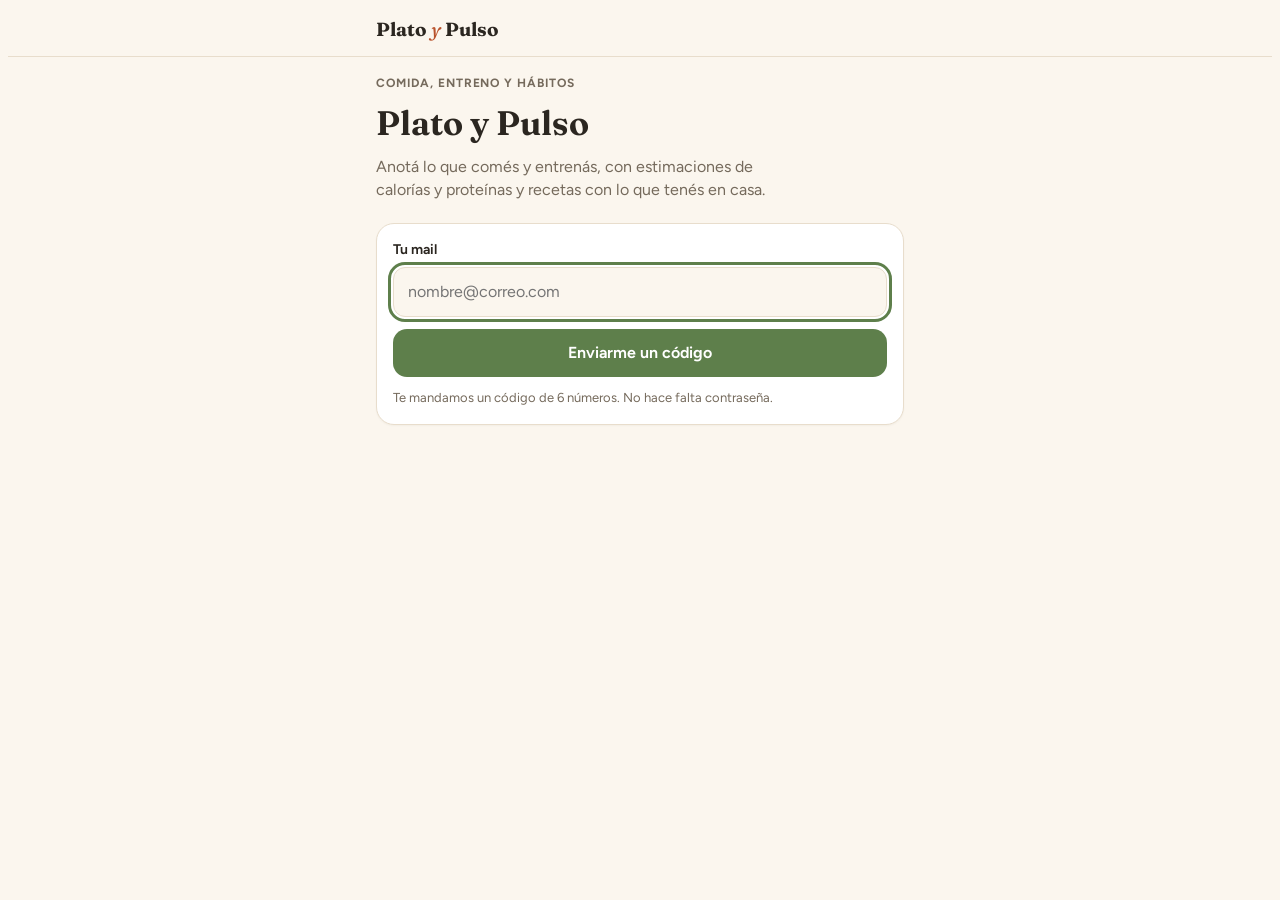
<file: web/index.html>
<!doctype html>
<html lang="es-UY">
<head>
<meta charset="utf-8">
<meta name="viewport" content="width=device-width,initial-scale=1,viewport-fit=cover">
<title>Plato y Pulso</title>
<meta name="description" content="Seguimiento de comidas, entrenamiento y hábitos, con estimaciones y recetas con IA.">
<meta name="theme-color" content="#FBF6EE" media="(prefers-color-scheme: light)">
<meta name="theme-color" content="#17140F" media="(prefers-color-scheme: dark)">
<meta name="apple-mobile-web-app-capable" content="yes">
<meta name="apple-mobile-web-app-title" content="Plato y Pulso">
<link rel="manifest" href="manifest.webmanifest">
<link rel="icon" href="icons/icono.svg" type="image/svg+xml">
<link rel="apple-touch-icon" href="icons/apple-touch-icon.png">
<link rel="preconnect" href="https://fonts.googleapis.com">
<link rel="preconnect" href="https://fonts.gstatic.com" crossorigin>
<link rel="stylesheet" href="https://fonts.googleapis.com/css2?family=Fraunces:opsz,wght@9..144,500..700&family=Figtree:wght@400;500;600;700&display=swap">
<link rel="stylesheet" href="styles.css">
</head>
<body>

<header class="top">
  <div class="in">
    <div class="brand"><span class="logo" id="logo">Plato <i>y</i> Pulso</span><span class="rt"><span class="sync" id="sync">Cargando…</span><button class="gear" data-a="ajustes" aria-label="Ajustes"><svg viewBox="0 0 24 24" aria-hidden="true"><circle cx="12" cy="12" r="3"/><path d="M19.4 15a1.7 1.7 0 00.3 1.8l.1.1a2 2 0 11-2.8 2.8l-.1-.1a1.7 1.7 0 00-1.8-.3 1.7 1.7 0 00-1 1.5V21a2 2 0 11-4 0v-.1a1.7 1.7 0 00-1.1-1.5 1.7 1.7 0 00-1.8.3l-.1.1a2 2 0 11-2.8-2.8l.1-.1a1.7 1.7 0 00.3-1.8 1.7 1.7 0 00-1.5-1H3a2 2 0 110-4h.1a1.7 1.7 0 001.5-1.1 1.7 1.7 0 00-.3-1.8l-.1-.1a2 2 0 112.8-2.8l.1.1a1.7 1.7 0 001.8.3H9a1.7 1.7 0 001-1.5V3a2 2 0 114 0v.1a1.7 1.7 0 001 1.5 1.7 1.7 0 001.8-.3l.1-.1a2 2 0 112.8 2.8l-.1.1a1.7 1.7 0 00-.3 1.8V9a1.7 1.7 0 001.5 1H21a2 2 0 110 4h-.1a1.7 1.7 0 00-1.5 1z"/></svg></button></span></div>
    <div class="who" id="who" hidden></div>
  </div>
</header>

<main id="app"></main>

<nav class="tabs" aria-label="Secciones">
  <div class="in" id="tabs"></div>
</nav>

<div id="sheet" hidden><div id="sheetPanel" role="dialog" aria-modal="true"></div></div>
<div class="toast" id="toast" hidden></div>


<noscript><p style="padding:16px">Esta app necesita JavaScript.</p></noscript>
<script src="vendor/supabase.js"></script>
<script src="config.js"></script>
<script src="backend.js"></script>
<script src="app.js"></script>
</body>
</html>
</file>
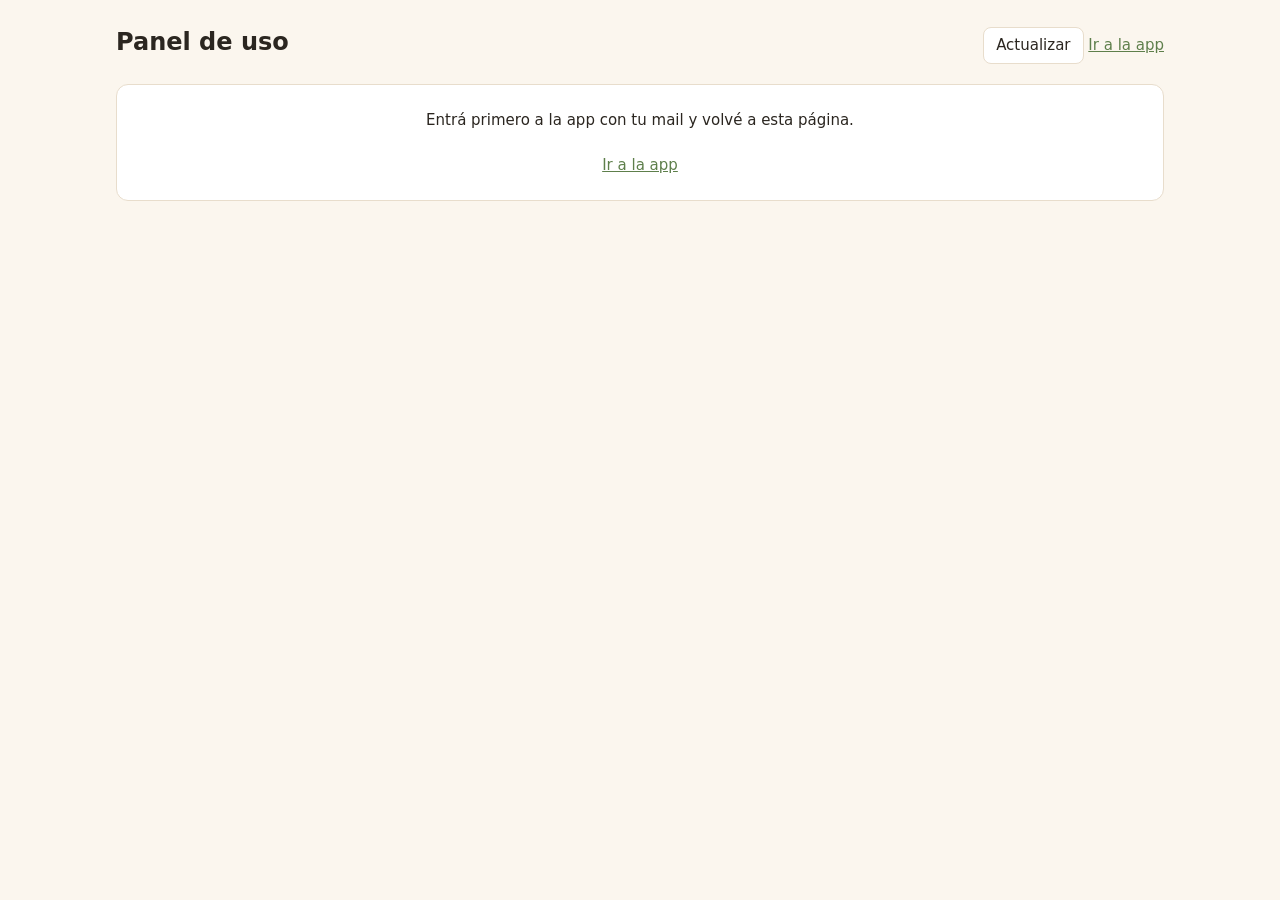
<file: web/panel.html>
<!doctype html>
<html lang="es-UY">
<head>
<meta charset="utf-8">
<meta name="viewport" content="width=device-width, initial-scale=1">
<meta name="robots" content="noindex">
<title>Panel de uso · Plato y Pulso</title>
<style>
  :root{--bg:#FBF6EE;--card:#FFFFFF;--fg:#2B2620;--muted:#756A5C;--line:#E8DDCC;--accent:#5E7F4B;--accent2:#B9532C}
  @media (prefers-color-scheme:dark){:root{--bg:#17140F;--card:#221E18;--fg:#F1EADF;--muted:#B3A795;--line:#3A332A;--accent:#A3C48A;--accent2:#F09A74}}
  *{box-sizing:border-box}
  body{margin:0;background:var(--bg);color:var(--fg);font:15px/1.5 system-ui,-apple-system,"Segoe UI",sans-serif}
  main{max-width:1080px;margin:0 auto;padding:24px 16px 64px}
  h1{font-size:24px;margin:0}
  h2{font-size:16px;margin:0 0 12px}
  .top{display:flex;justify-content:space-between;align-items:baseline;gap:12px;flex-wrap:wrap;margin-bottom:20px}
  .muted{color:var(--muted);font-size:13px}
  .grid{display:grid;grid-template-columns:repeat(2,minmax(0,1fr));gap:10px;margin-bottom:12px}
  @media (min-width:720px){.grid{grid-template-columns:repeat(4,minmax(0,1fr))}}
  .card{background:var(--card);border:1px solid var(--line);border-radius:12px;padding:14px 16px}
  .kpi b{display:block;font-size:26px;line-height:1.1;font-variant-numeric:tabular-nums}
  .two{display:grid;grid-template-columns:repeat(auto-fit,minmax(min(320px,100%),1fr));gap:12px;margin-bottom:12px}
  .bars{display:flex;align-items:flex-end;gap:3px;height:140px;padding-top:8px}
  .bars div{flex:1;background:var(--accent);border-radius:3px 3px 0 0;min-height:2px;position:relative}
  .bars div:hover::after{content:attr(data-t);position:absolute;bottom:100%;left:50%;transform:translateX(-50%);background:var(--fg);color:var(--bg);font-size:12px;padding:2px 6px;border-radius:4px;white-space:nowrap}
  .eje{display:flex;justify-content:space-between;font-size:12px;color:var(--muted);margin-top:4px}
  table{border-collapse:collapse;width:100%;font-size:14px}
  th,td{text-align:left;padding:8px 6px;border-top:1px solid var(--line);white-space:nowrap}
  th{color:var(--muted);font-weight:600;font-size:12px}
  td.n{text-align:right;font-variant-numeric:tabular-nums}
  .scroll{overflow-x:auto}
  .fila{display:flex;justify-content:space-between;padding:6px 0;border-top:1px solid var(--line)}
  .fila:first-of-type{border-top:0}
  .aviso{padding:24px;text-align:center}
  a{color:var(--accent)}
  button{font:inherit;padding:6px 12px;border-radius:8px;border:1px solid var(--line);background:var(--card);color:var(--fg);cursor:pointer}
</style>
</head>
<body>
<main>
  <div class="top">
    <div><h1>Panel de uso</h1><span class="muted" id="gen">Cargando…</span></div>
    <div><button id="recargar" type="button">Actualizar</button> <a href="./">Ir a la app</a></div>
  </div>
  <div id="contenido"></div>
</main>
<script src="vendor/supabase.js"></script>
<script src="config.js"></script>
<script src="panel.js"></script>
</body>
</html>
</file>
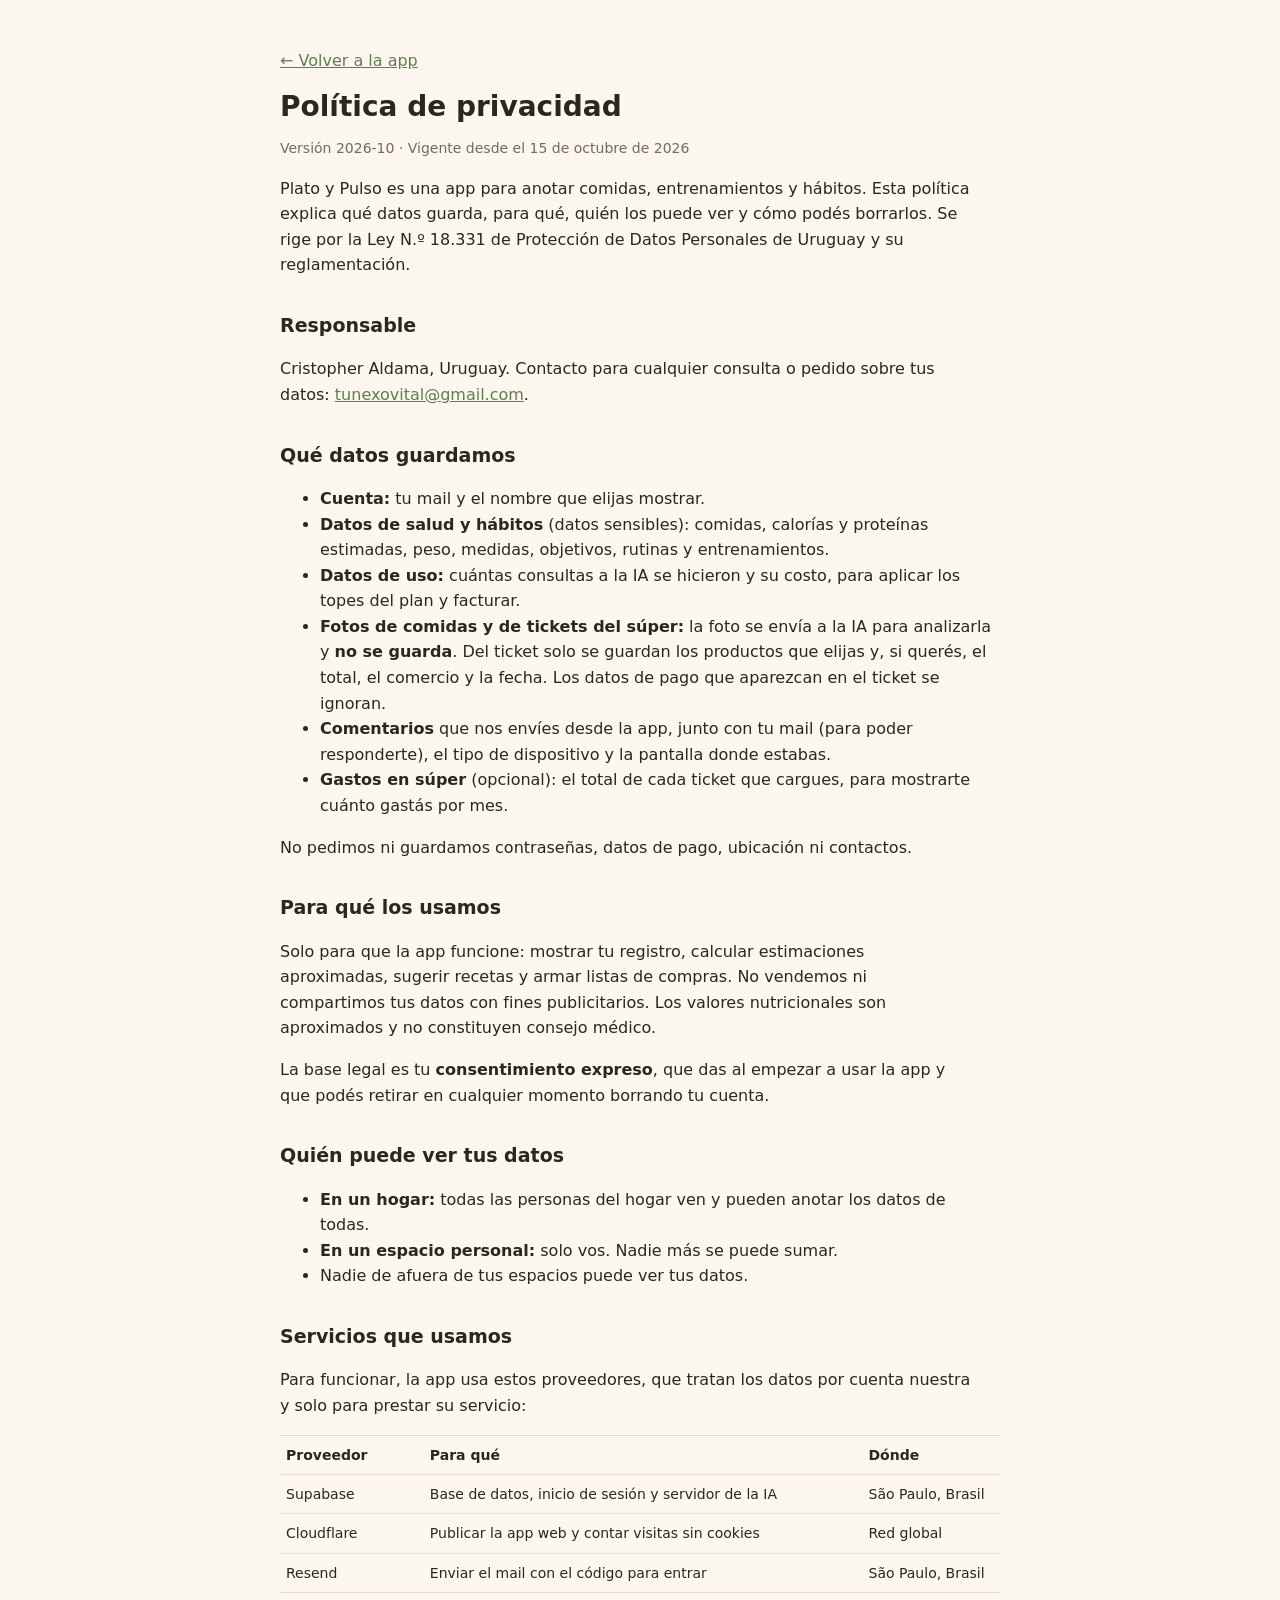
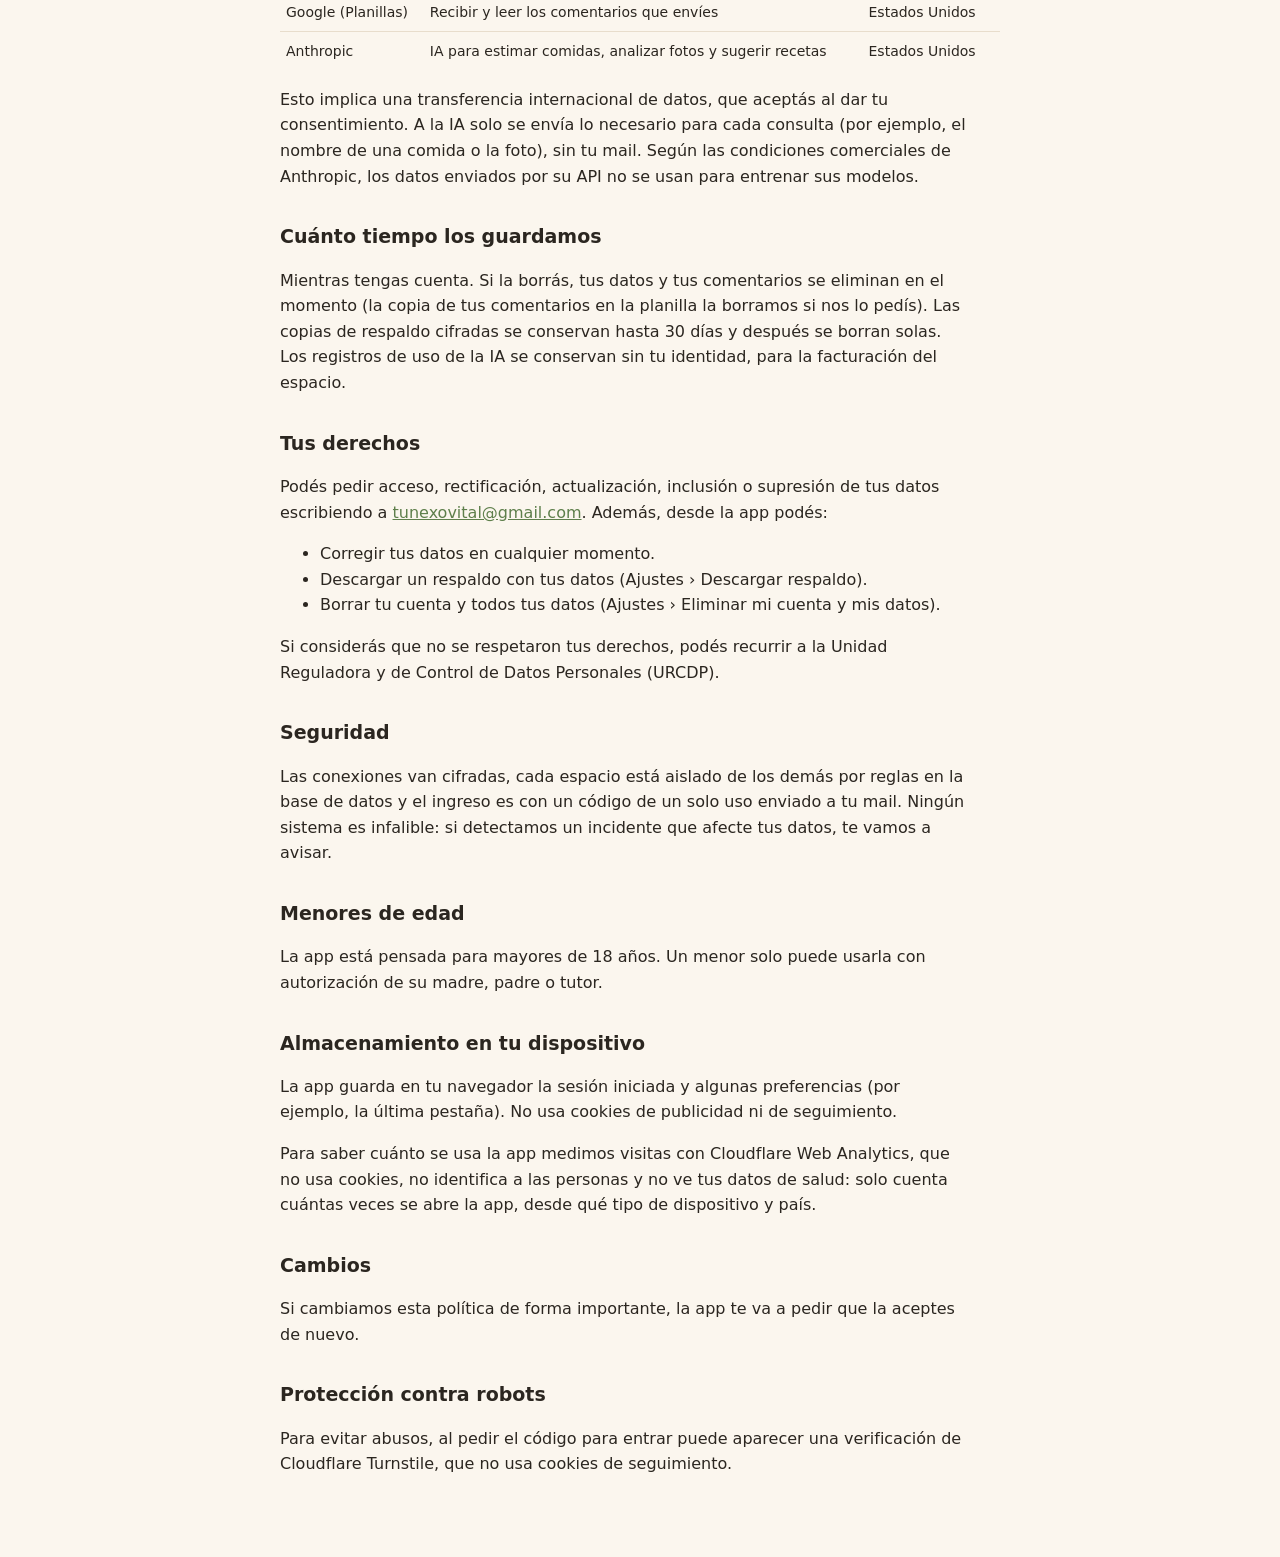
<file: web/privacidad.html>
<!doctype html>
<html lang="es-UY">
<head>
<meta charset="utf-8">
<meta name="viewport" content="width=device-width, initial-scale=1">
<title>Política de privacidad · Plato y Pulso</title>
<style>
  :root{--bg:#FBF6EE;--fg:#2B2620;--muted:#756A5C;--line:#E8DDCC;--accent:#5E7F4B}
  @media (prefers-color-scheme:dark){:root{--bg:#17140F;--fg:#F1EADF;--muted:#B3A795;--line:#3A332A;--accent:#A3C48A}}
  body{margin:0;background:var(--bg);color:var(--fg);font:16px/1.6 system-ui,-apple-system,"Segoe UI",sans-serif}
  main{max-width:720px;margin:0 auto;padding:32px 16px 64px}
  h1{font-size:28px;line-height:1.2;margin:0 0 4px}
  h2{font-size:19px;margin:32px 0 8px}
  p,li{max-width:68ch}
  .muted{color:var(--muted);font-size:14px}
  a{color:var(--accent)}
  table{border-collapse:collapse;width:100%;font-size:14px}
  td,th{border-top:1px solid var(--line);padding:8px 6px;text-align:left;vertical-align:top}
</style>
</head>
<body>
<main>
<p><a href="./">← Volver a la app</a></p>
<h1>Política de privacidad</h1>
<p class="muted">Versión 2026-10 · Vigente desde el 15 de octubre de 2026</p>

<p>Plato y Pulso es una app para anotar comidas, entrenamientos y hábitos. Esta política explica qué datos guarda, para qué, quién los puede ver y cómo podés borrarlos. Se rige por la Ley N.º 18.331 de Protección de Datos Personales de Uruguay y su reglamentación.</p>

<h2>Responsable</h2>
<p>Cristopher Aldama, Uruguay. Contacto para cualquier consulta o pedido sobre tus datos: <a href="mailto:tunexovital@gmail.com">tunexovital@gmail.com</a>.</p>

<h2>Qué datos guardamos</h2>
<ul>
  <li><b>Cuenta:</b> tu mail y el nombre que elijas mostrar.</li>
  <li><b>Datos de salud y hábitos</b> (datos sensibles): comidas, calorías y proteínas estimadas, peso, medidas, objetivos, rutinas y entrenamientos.</li>
  <li><b>Datos de uso:</b> cuántas consultas a la IA se hicieron y su costo, para aplicar los topes del plan y facturar.</li>
  <li><b>Fotos de comidas y de tickets del súper:</b> la foto se envía a la IA para analizarla y <b>no se guarda</b>. Del ticket solo se guardan los productos que elijas y, si querés, el total, el comercio y la fecha. Los datos de pago que aparezcan en el ticket se ignoran.</li>
  <li><b>Comentarios</b> que nos envíes desde la app, junto con tu mail (para poder responderte), el tipo de dispositivo y la pantalla donde estabas.</li>
  <li><b>Gastos en súper</b> (opcional): el total de cada ticket que cargues, para mostrarte cuánto gastás por mes.</li>
</ul>
<p>No pedimos ni guardamos contraseñas, datos de pago, ubicación ni contactos.</p>

<h2>Para qué los usamos</h2>
<p>Solo para que la app funcione: mostrar tu registro, calcular estimaciones aproximadas, sugerir recetas y armar listas de compras. No vendemos ni compartimos tus datos con fines publicitarios. Los valores nutricionales son aproximados y no constituyen consejo médico.</p>
<p>La base legal es tu <b>consentimiento expreso</b>, que das al empezar a usar la app y que podés retirar en cualquier momento borrando tu cuenta.</p>

<h2>Quién puede ver tus datos</h2>
<ul>
  <li><b>En un hogar:</b> todas las personas del hogar ven y pueden anotar los datos de todas.</li>
  <li><b>En un espacio personal:</b> solo vos. Nadie más se puede sumar.</li>
  <li>Nadie de afuera de tus espacios puede ver tus datos.</li>
</ul>

<h2>Servicios que usamos</h2>
<p>Para funcionar, la app usa estos proveedores, que tratan los datos por cuenta nuestra y solo para prestar su servicio:</p>
<table>
  <tr><th>Proveedor</th><th>Para qué</th><th>Dónde</th></tr>
  <tr><td>Supabase</td><td>Base de datos, inicio de sesión y servidor de la IA</td><td>São Paulo, Brasil</td></tr>
  <tr><td>Cloudflare</td><td>Publicar la app web y contar visitas sin cookies</td><td>Red global</td></tr>
  <tr><td>Resend</td><td>Enviar el mail con el código para entrar</td><td>São Paulo, Brasil</td></tr>
  <tr><td>Google (Planillas)</td><td>Recibir y leer los comentarios que envíes</td><td>Estados Unidos</td></tr>
  <tr><td>Anthropic</td><td>IA para estimar comidas, analizar fotos y sugerir recetas</td><td>Estados Unidos</td></tr>
</table>
<p>Esto implica una transferencia internacional de datos, que aceptás al dar tu consentimiento. A la IA solo se envía lo necesario para cada consulta (por ejemplo, el nombre de una comida o la foto), sin tu mail. Según las condiciones comerciales de Anthropic, los datos enviados por su API no se usan para entrenar sus modelos.</p>

<h2>Cuánto tiempo los guardamos</h2>
<p>Mientras tengas cuenta. Si la borrás, tus datos y tus comentarios se eliminan en el momento (la copia de tus comentarios en la planilla la borramos si nos lo pedís). Las copias de respaldo cifradas se conservan hasta 30 días y después se borran solas. Los registros de uso de la IA se conservan sin tu identidad, para la facturación del espacio.</p>

<h2>Tus derechos</h2>
<p>Podés pedir acceso, rectificación, actualización, inclusión o supresión de tus datos escribiendo a <a href="mailto:tunexovital@gmail.com">tunexovital@gmail.com</a>. Además, desde la app podés:</p>
<ul>
  <li>Corregir tus datos en cualquier momento.</li>
  <li>Descargar un respaldo con tus datos (Ajustes › Descargar respaldo).</li>
  <li>Borrar tu cuenta y todos tus datos (Ajustes › Eliminar mi cuenta y mis datos).</li>
</ul>
<p>Si considerás que no se respetaron tus derechos, podés recurrir a la Unidad Reguladora y de Control de Datos Personales (URCDP).</p>

<h2>Seguridad</h2>
<p>Las conexiones van cifradas, cada espacio está aislado de los demás por reglas en la base de datos y el ingreso es con un código de un solo uso enviado a tu mail. Ningún sistema es infalible: si detectamos un incidente que afecte tus datos, te vamos a avisar.</p>

<h2>Menores de edad</h2>
<p>La app está pensada para mayores de 18 años. Un menor solo puede usarla con autorización de su madre, padre o tutor.</p>

<h2>Almacenamiento en tu dispositivo</h2>
<p>La app guarda en tu navegador la sesión iniciada y algunas preferencias (por ejemplo, la última pestaña). No usa cookies de publicidad ni de seguimiento.</p>
<p>Para saber cuánto se usa la app medimos visitas con Cloudflare Web Analytics, que no usa cookies, no identifica a las personas y no ve tus datos de salud: solo cuenta cuántas veces se abre la app, desde qué tipo de dispositivo y país.</p>

<h2>Cambios</h2>
<p>Si cambiamos esta política de forma importante, la app te va a pedir que la aceptes de nuevo.</p>
<h2>Protección contra robots</h2>
<p>Para evitar abusos, al pedir el código para entrar puede aparecer una verificación de Cloudflare Turnstile, que no usa cookies de seguimiento.</p>
</main>
</body>
</html>
</file>
<file: web/styles.css>
/* Estilo "Cálido": crema, oliva y terracota; títulos en Fraunces.
   Layout: app de una columna (máx 560px), cabecera fija con selector de persona, pestañas grandes abajo, hojas que suben desde abajo para cargar datos */
:root{
  --bg:#FBF6EE; --surface:#FFFFFF; --sunk:#F3EADD; --ink:#2B2620; --muted:#756A5C; --line:#E8DDCC;
  --accent:#5E7F4B; --accent-ink:#FFFFFF; --accent-soft:#E7EDDC;
  --kcal:#9C6514; --kcal-soft:#F6E8CC; --prot:#B9532C; --prot-soft:#F8E1D5;
  --veg:#2F7D63; --veg-soft:#DDEEE6; --agua:#2F6F96;
  --warn:#A8382A; --warn-soft:#F6DCD6;
  --display:"Fraunces",Georgia,"Times New Roman",serif;
  --body:"Figtree",system-ui,-apple-system,"Segoe UI",Roboto,sans-serif;
  --r:18px;
}
@media (prefers-color-scheme: dark){:root:not([data-theme="light"]){
  --bg:#17140F; --surface:#221E18; --sunk:#2C2720; --ink:#F1EADF; --muted:#B3A795; --line:#3A332A;
  --accent:#A3C48A; --accent-ink:#17200F; --accent-soft:#2D3625;
  --kcal:#E5B05A; --kcal-soft:#3A2E17; --prot:#F09A74; --prot-soft:#3E241A;
  --veg:#7CC6AA; --veg-soft:#1D3329; --agua:#7DB8DC;
  --warn:#F08C76; --warn-soft:#3E201A; color-scheme:dark;
}}
:root[data-theme="dark"]{
  --bg:#17140F; --surface:#221E18; --sunk:#2C2720; --ink:#F1EADF; --muted:#B3A795; --line:#3A332A;
  --accent:#A3C48A; --accent-ink:#17200F; --accent-soft:#2D3625;
  --kcal:#E5B05A; --kcal-soft:#3A2E17; --prot:#F09A74; --prot-soft:#3E241A;
  --veg:#7CC6AA; --veg-soft:#1D3329; --agua:#7DB8DC;
  --warn:#F08C76; --warn-soft:#3E201A; color-scheme:dark;
}
*{box-sizing:border-box}
[hidden]{display:none!important}
html,body{background:var(--bg)}
body{color:var(--ink);font-family:var(--body);font-size:16px;line-height:1.45;-webkit-text-size-adjust:100%}
body.lock{overflow:hidden}
button{font:inherit;color:inherit;cursor:pointer}
a{color:var(--accent)}
button:focus-visible,input:focus-visible,select:focus-visible,summary:focus-visible,a:focus-visible{outline:3px solid var(--accent);outline-offset:2px}
h1,h2,h3{font-family:var(--display);font-optical-sizing:auto;line-height:1.15;text-wrap:balance;margin:0}
h1{font-size:28px;font-weight:650}
h2{font-size:20px;font-weight:600}
h3{font-size:18px;font-weight:600}
p{margin:0}
.num{font-family:var(--body);font-weight:700;font-variant-numeric:tabular-nums;letter-spacing:-.02em}

.top{position:sticky;top:env(safe-area-inset-top,0px);z-index:20;background:var(--bg);border-bottom:1px solid var(--line)}
.top .in{max-width:560px;margin:0 auto;padding:8px 16px 12px;display:grid;gap:8px}
.brand{display:flex;align-items:center;justify-content:space-between;gap:12px}
.logo{font-family:var(--display);font-weight:700;font-size:19px;letter-spacing:0}
.logo i{font-style:italic;font-weight:500;color:var(--prot)}
.brand .rt{display:flex;align-items:center;gap:6px;min-width:0}
.sync{font-size:12px;color:var(--muted);text-align:right}
.gear{width:44px;height:44px;border-radius:12px;border:0;background:transparent;display:grid;place-items:center;color:var(--muted)}
.gear svg{width:22px;height:22px;fill:none;stroke:currentColor;stroke-width:1.8;stroke-linecap:round;stroke-linejoin:round}
.who{display:grid;grid-template-columns:1fr 1fr;gap:6px;background:var(--sunk);padding:4px;border-radius:14px}
.who button{min-height:44px;border:0;border-radius:11px;background:transparent;font-weight:650;font-size:16px;color:var(--muted)}
.who button[aria-pressed="true"]{background:var(--surface);color:var(--ink);box-shadow:0 1px 3px rgba(0,0,0,.12)}

main{max-width:560px;margin:0 auto;padding:18px 16px calc(96px + env(safe-area-inset-bottom,0px));display:grid;gap:22px}
.sec{display:grid;gap:12px}
.sec-h{display:flex;align-items:center;justify-content:space-between;gap:12px;flex-wrap:wrap}
.eyebrow{font-size:12px;font-weight:700;letter-spacing:.08em;text-transform:uppercase;color:var(--muted)}
.muted{color:var(--muted)}
.small{font-size:13px}
.coach{background:var(--accent-soft);color:var(--ink);border-radius:var(--r);padding:12px 14px;font-weight:550;display:flex;gap:10px;align-items:flex-start}
.coach::before{content:"";flex:0 0 8px;height:8px;margin-top:8px;border-radius:50%;background:var(--accent)}
.alert{background:var(--warn-soft);border-radius:var(--r);padding:12px 14px;display:grid;gap:8px}
.alert b{color:var(--warn)}
.card{background:var(--surface);border:1px solid var(--line);border-radius:var(--r);padding:16px;box-shadow:0 1px 2px rgba(60,40,20,.04)}
.foot{font-size:12px;color:var(--muted);text-align:center;padding-top:4px}

.btn{min-height:48px;padding:0 18px;border-radius:14px;border:1px solid var(--line);background:var(--surface);font-weight:650;font-size:16px;display:inline-flex;align-items:center;justify-content:center;gap:8px;text-align:center;text-decoration:none;color:var(--ink)}
.btn.pri{background:var(--accent);color:var(--accent-ink);border-color:transparent}
.btn.warn{color:var(--warn);border-color:var(--warn)}
.btn.sm{min-height:40px;padding:0 14px;font-size:14px}
.btn.wide{width:100%}
.btn:disabled{opacity:.55;cursor:default}
.link{border:0;background:none;color:var(--accent);font-weight:650;padding:6px 2px;font-size:15px;min-height:40px}
.row{display:flex;flex-wrap:wrap;gap:8px}
.row>.btn{flex:1 1 140px}
.row.tight>.btn{flex:0 1 auto}

.seg{display:grid;grid-auto-flow:column;grid-auto-columns:1fr;gap:6px;background:var(--sunk);padding:4px;border-radius:14px}
.seg button{min-height:44px;border:0;border-radius:11px;background:transparent;font-weight:600;font-size:15px;color:var(--muted);padding:4px 8px;line-height:1.15}
.seg button[aria-pressed="true"]{background:var(--surface);color:var(--ink);box-shadow:0 1px 3px rgba(0,0,0,.12)}

.tiles{display:grid;grid-template-columns:1fr 1fr;gap:10px}
.tile{border-radius:var(--r);padding:12px 14px;display:grid;gap:2px;align-content:start;min-width:0}
.tile .num{font-size:40px;line-height:1}
.tile .lab{font-size:13px;font-weight:650}
.tile.k{background:var(--kcal-soft)} .tile.k .num,.tile.k .lab{color:var(--kcal)}
.tile.p{background:var(--prot-soft)} .tile.p .num,.tile.p .lab{color:var(--prot)}
.tile.v{background:var(--veg-soft)} .tile.v .num,.tile.v .lab{color:var(--veg)}
.tile.g{background:var(--surface);border:1px solid var(--line)}
.tile.g .num{font-size:32px}
.meter{height:8px;border-radius:99px;background:color-mix(in srgb,currentColor 18%,transparent);overflow:hidden;margin-top:6px}
.meter i{display:block;height:100%;border-radius:inherit;background:currentColor}
.tile.k .meter{color:var(--kcal)} .tile.p .meter{color:var(--prot)}
.meter.veg{color:var(--veg)} .meter.agua{color:var(--agua)}

.slot{display:grid;gap:6px;padding:12px 0;border-top:1px solid var(--line)}
.slot:first-of-type{border-top:0;padding-top:4px}
.slot-h{display:flex;justify-content:space-between;align-items:center;gap:8px;flex-wrap:wrap}
.slot-h b{font-size:15px}
.slot-h .acts{display:flex;gap:4px}
.pdot{font-size:11px;font-weight:700;color:var(--warn);background:var(--warn-soft);border-radius:99px;padding:2px 8px;margin-left:6px;text-transform:uppercase;letter-spacing:.05em}
.entry{width:100%;display:flex;justify-content:space-between;gap:10px;align-items:flex-start;text-align:left;background:var(--bg);border:1px solid var(--line);border-radius:12px;padding:10px 12px;min-height:52px}
.entry .et{display:grid;gap:2px;min-width:0}
.entry .et b{font-weight:600;overflow-wrap:anywhere}
.entry .et small{color:var(--muted);font-size:13px}
.entry .ev{display:grid;justify-items:end;gap:1px;flex:0 0 auto;font-size:14px;font-variant-numeric:tabular-nums;text-align:right}
.k{color:var(--kcal);font-weight:700}
.pr{color:var(--prot);font-weight:700}
.vg{color:var(--veg);font-weight:700}
.tag{font-size:11px;color:var(--muted);text-transform:uppercase;letter-spacing:.06em}
.pend{font-size:13px;color:var(--muted)}
.empty{color:var(--muted);font-size:14px}

.qrow{display:grid;grid-template-columns:1fr auto;gap:4px 12px;align-items:center;padding:10px 0;border-top:1px solid var(--line)}
.qrow:first-of-type{border-top:0}
.qrow .ql{display:grid}
.qrow .ql small{color:var(--muted);font-size:13px}
.qrow .meter{grid-column:1/-1;margin-top:0}
.step{display:flex;align-items:center;gap:6px}
.step button{width:44px;height:44px;border-radius:12px;border:1px solid var(--line);background:var(--bg);font-size:22px;font-weight:600;line-height:1}
.step .num{font-size:26px;min-width:34px;text-align:center}
.qv{display:flex;align-items:baseline;gap:6px}
.qv .num{font-size:26px}

.plan{display:flex;justify-content:space-between;align-items:center;gap:10px;padding:10px 0;border-top:1px dashed var(--line)}
.plan:first-child{border-top:0}
.plan .pt{min-width:0}
.plan .pt small{display:block;color:var(--muted);font-size:12px;text-transform:uppercase;letter-spacing:.06em;font-weight:700}

.datenav{display:grid;grid-template-columns:48px 1fr 48px;gap:8px;align-items:center}
.datenav button.arrow{min-height:48px;border-radius:12px;border:1px solid var(--line);background:var(--surface);font-size:22px}
.datenav button.arrow:disabled{opacity:.4}
.datenav .dl{text-align:center;display:grid}
.datenav .dl b{font-family:var(--display);font-weight:600;font-size:18px}

.days{display:grid;gap:8px}
.day{display:grid;grid-template-columns:52px 1fr;gap:12px;align-items:start;text-align:left;width:100%;background:var(--surface);border:1px solid var(--line);border-radius:14px;padding:12px}
.day.today{border-color:var(--accent);box-shadow:inset 0 0 0 1px var(--accent)}
.day .dn{font-family:var(--display);font-weight:650;font-size:20px}
.day .dc{min-width:0;display:grid;gap:3px;font-size:15px}
.day .dc small{color:var(--muted)}
.day .meals{display:grid;gap:2px;font-size:14px}
.day .meals span b{font-weight:650;color:var(--muted);font-size:12px;text-transform:uppercase;letter-spacing:.05em;margin-right:6px}

.chips{display:flex;flex-wrap:wrap;gap:8px}
.chip{min-height:40px;padding:0 14px;border-radius:999px;border:1px solid var(--line);background:var(--surface);font-size:14px;font-weight:600;text-align:left}
.chip.add::before{content:"+ ";color:var(--accent)}
.chip[aria-pressed="true"]{background:var(--accent-soft);border-color:var(--accent)}
.chip small{color:var(--muted);font-weight:500}
.chiplab{font-size:12px;font-weight:700;text-transform:uppercase;letter-spacing:.07em;color:var(--muted);width:100%}

.pantry{display:grid;gap:6px}
.pantry h3{font-size:14px;font-stretch:100%;text-transform:uppercase;letter-spacing:.07em;color:var(--muted);margin-top:8px}
.pitem{display:flex;justify-content:space-between;gap:10px;align-items:center;width:100%;text-align:left;background:var(--surface);border:1px solid var(--line);border-radius:12px;padding:10px 12px;min-height:50px}
.pitem span{min-width:0;overflow-wrap:anywhere}
.pitem small{color:var(--muted);flex:0 0 auto}
.buy{display:grid;grid-template-columns:1fr 44px;gap:6px}
.buy .pitem{justify-content:flex-start;gap:12px}
.buy .box{flex:0 0 24px;height:24px;border-radius:7px;border:2px solid var(--line);display:grid;place-items:center;color:var(--accent-ink);font-size:15px;font-weight:800}
.buy.hecho .box{background:var(--accent);border-color:var(--accent)}
.buy.hecho .nm{text-decoration:line-through;color:var(--muted)}
.buy .del{border:1px solid var(--line);background:var(--surface);border-radius:12px;font-size:20px;color:var(--muted)}
.buy .org{display:block;font-size:12px;color:var(--muted)}

.rec{background:var(--surface);border:1px solid var(--line);border-radius:var(--r);padding:16px;display:grid;gap:10px}
.rec .rh{display:flex;justify-content:space-between;gap:10px;align-items:flex-start}
.star{flex:0 0 44px;height:44px;border-radius:12px;border:1px solid var(--line);background:var(--bg);font-size:22px;line-height:1;color:var(--muted)}
.star[aria-pressed="true"]{color:var(--kcal);background:var(--kcal-soft);border-color:var(--kcal)}
.rec .meta{font-size:14px;color:var(--muted)}
.rec .meta b{color:var(--ink)}
.falta{background:var(--warn-soft);color:var(--warn);border-radius:10px;padding:8px 10px;font-size:14px;font-weight:600}
.ok{background:var(--accent-soft);color:var(--accent);border-radius:10px;padding:8px 10px;font-size:14px;font-weight:600}
.rec details summary{cursor:pointer;font-weight:650;color:var(--accent);min-height:40px;display:flex;align-items:center}
.rec h4{margin:10px 0 4px;font-size:13px;text-transform:uppercase;letter-spacing:.07em;color:var(--muted)}
.rec ul,.rec ol{margin:0;padding-left:22px;display:grid;gap:4px}
.gen{display:grid;gap:10px;justify-items:start}
.spinner{width:18px;height:18px;border-radius:50%;border:3px solid var(--accent-soft);border-top-color:var(--accent);animation:spin 1s linear infinite;flex:0 0 auto}
@keyframes spin{to{transform:rotate(360deg)}}

.dots{display:flex;gap:6px}
.dot{width:100%;max-width:34px;height:34px;border-radius:10px;background:var(--sunk);display:grid;place-items:center;font-size:11px;font-weight:700;color:var(--muted)}
.dot.on{background:var(--accent);color:var(--accent-ink)}
.dot.fut{background:transparent;border:1px dashed var(--line)}
.chart{position:relative;display:grid;grid-template-columns:repeat(7,1fr);gap:6px;align-items:end}
.chart .col{display:grid;grid-template-rows:18px 110px 18px;gap:4px;justify-items:center}
.chart .v{font-size:11px;color:var(--muted);font-variant-numeric:tabular-nums;align-self:end;white-space:nowrap}
.chart .track{width:100%;max-width:34px;height:110px;display:flex;align-items:flex-end;border-bottom:1px solid var(--line);background:linear-gradient(var(--line) 1px,transparent 1px) 0 0/100% 50%}
.chart .bar{width:100%;border-radius:6px 6px 2px 2px;min-height:0}
.chart .d{font-size:12px;color:var(--muted);font-weight:700}
.chart .col.hoy .d{color:var(--ink)}
.goal{position:absolute;left:0;right:0;border-top:2px dashed var(--muted);pointer-events:none}
.goal span{position:absolute;right:0;top:-17px;font-size:11px;font-weight:700;color:var(--muted);background:var(--surface);padding:0 4px}
.legend{display:flex;justify-content:space-between;align-items:baseline;gap:8px;flex-wrap:wrap}
.types{display:flex;flex-wrap:wrap;gap:6px}
.types span{background:var(--sunk);border-radius:999px;padding:4px 10px;font-size:13px;font-weight:600}
.spark{width:100%;height:auto;display:block;overflow:visible}
.spark polyline{fill:none;stroke:var(--accent);stroke-width:2.5;stroke-linejoin:round;stroke-linecap:round}
.spark circle{fill:var(--surface);stroke:var(--accent);stroke-width:2}
.spark circle.last{fill:var(--accent)}
.prog{display:grid;gap:4px;padding:12px 0;border-top:1px solid var(--line)}
.prog:first-of-type{border-top:0;padding-top:0}
.prog .ph{display:flex;justify-content:space-between;gap:10px;align-items:baseline}
.up{color:var(--accent);font-weight:700}
.down{color:var(--warn);font-weight:700}

.tabs{position:fixed;left:0;right:0;bottom:0;z-index:30;background:var(--surface);border-top:1px solid var(--line);padding-bottom:env(safe-area-inset-bottom,0px)}
.tabs .in{max-width:560px;margin:0 auto;display:grid;grid-template-columns:repeat(5,minmax(0,1fr))}
.tabs button{border:0;background:none;min-height:62px;display:grid;justify-items:center;align-content:center;gap:3px;font-size:11px;font-weight:650;color:var(--muted);padding:6px 2px}
.tabs svg{width:24px;height:24px;fill:none;stroke:currentColor;stroke-width:1.8;stroke-linecap:round;stroke-linejoin:round}
.tabs button[aria-current="page"]{color:var(--accent)}
.tabs button[aria-current="page"] svg{stroke-width:2.2;background:var(--accent-soft)}
.tabs svg{box-sizing:content-box;padding:3px 14px;border-radius:99px;transition:background .15s}

#sheet{position:fixed;inset:0;z-index:50;background:rgba(10,16,12,.45);display:flex;align-items:flex-end;justify-content:center}
#sheetPanel{position:relative;background:var(--surface);width:100%;max-width:560px;max-height:92%;overflow:auto;border-radius:22px 22px 0 0;padding:20px 16px calc(20px + env(safe-area-inset-bottom,0px));display:grid;gap:14px;align-content:start}
#sheetPanel .sb{display:grid;gap:14px;align-content:start;min-width:0}
#sheetPanel .sb>h2{padding-right:44px}
.x{position:absolute;top:10px;right:10px;width:44px;height:44px;border-radius:12px;border:0;background:var(--sunk);font-size:24px;line-height:1}
.fld{display:grid;gap:6px;min-width:0}
.fld>span{font-size:14px;font-weight:650}
.inp{width:100%;min-height:50px;font:inherit;font-size:16px;border-radius:12px;border:1px solid var(--line);background:var(--bg);color:var(--ink);padding:0 14px;min-width:0}
textarea.inp{padding:12px 14px;min-height:120px;resize:vertical;font-size:13px}
.opts{display:grid;grid-template-columns:repeat(auto-fit,minmax(88px,1fr));gap:8px}
.opt{min-height:50px;border-radius:12px;border:1px solid var(--line);background:var(--bg);font-weight:600;font-size:15px;padding:4px 8px}
.opt[aria-pressed="true"]{background:var(--accent-soft);border-color:var(--accent);color:var(--ink);box-shadow:inset 0 0 0 1px var(--accent)}
.two{display:grid;grid-template-columns:1fr 1fr;gap:10px}
.three{display:grid;grid-template-columns:1fr 1fr 1fr;gap:10px}
.estbox{background:var(--bg);border:1px solid var(--line);border-radius:14px;padding:12px;display:grid;gap:10px}
.pre{position:relative;display:block}
.pre::before{content:"~";position:absolute;left:12px;top:50%;transform:translateY(-50%);color:var(--muted);font-weight:700}
.pre .inp{padding-left:28px}
.check{display:flex;gap:10px;align-items:center;min-height:44px;font-weight:550}
.check input{width:22px;height:22px;accent-color:var(--accent);flex:0 0 auto}
.hint{font-size:13px;color:var(--muted)}
.hint.p{color:var(--prot);font-weight:600}
.otro{font-size:14px;font-weight:600;color:var(--ink)}
.photo{position:relative;overflow:hidden}
.photo input{position:absolute;inset:0;opacity:0;cursor:pointer}
.ref{display:grid;gap:4px;background:var(--accent-soft);border-radius:14px;padding:12px 14px}
.ref .num{font-size:30px;line-height:1.05}
.refrow{display:flex;flex-wrap:wrap;gap:6px 18px;align-items:baseline}
.exlist{display:grid;gap:8px}
.ex{display:grid;grid-template-columns:1fr 1fr 1fr 44px;gap:6px;background:var(--bg);border:1px solid var(--line);border-radius:12px;padding:8px}
.ex .exn{grid-column:1/-1}
.ex .inp{min-height:44px;background:var(--surface);padding:0 10px}
.ex .rm{border:0;background:var(--sunk);border-radius:10px;font-size:20px}
.ex label{display:grid;gap:2px;font-size:11px;font-weight:700;color:var(--muted);text-transform:uppercase;letter-spacing:.05em;min-width:0}
.sublist{display:grid;gap:8px}
.setrow{display:grid;grid-template-columns:1fr auto;gap:8px;align-items:center;padding:10px 0;border-top:1px solid var(--line)}
.setrow:first-of-type{border-top:0}
.setrow input[type=time]{min-height:44px;width:110px}
.toast{position:fixed;left:50%;transform:translateX(-50%);bottom:calc(76px + env(safe-area-inset-bottom,0px));z-index:60;background:var(--ink);color:var(--bg);padding:12px 16px;border-radius:12px;font-weight:600;max-width:calc(100% - 32px);font-size:14px}
.loading{display:grid;gap:12px;justify-items:center;padding:40px 0;color:var(--muted)}
@media (prefers-reduced-motion: reduce){.spinner{animation:none}}
@media (max-width:370px){.tabs button{font-size:10px}.tile .num{font-size:34px}}

/* ---------- App propia: entrada, selector de personas, marca ---------- */
body.entrada .tabs,body.entrada .gear{display:none}
body.entrada main{padding-bottom:calc(32px + env(safe-area-inset-bottom,0px))}
.hero h1{font-size:34px}
.hero p{max-width:40ch}
p.alert{color:var(--warn);font-weight:600}
.selwho{display:grid;grid-template-columns:auto 1fr;gap:10px;align-items:center;grid-column:1/-1;padding:0 6px}
.who:has(.selwho){display:block;background:transparent;padding:0}
.selwho select{min-height:44px}
.chk{display:flex;gap:10px;align-items:flex-start;margin:12px 0;font-size:15px;line-height:1.4;cursor:pointer}
.chk input{width:20px;height:20px;margin-top:1px;flex:none;accent-color:var(--accent)}
/* Menú semanal */
.pill{display:inline-block;background:var(--accent-soft);color:var(--accent);font-size:12px;font-weight:700;padding:3px 10px;border-radius:99px}
.menu-dia.hoy{border-color:var(--accent);box-shadow:0 0 0 1px var(--accent)}
.menu-dia.pasado{background:var(--sunk)}
.menu-dia h3 .small{font-family:var(--body);font-weight:500}
.plan .row.tight{flex:0 0 auto}
.fld ul,.fld ol{margin:0;padding-left:20px;display:grid;gap:4px}
@media (max-width:420px){.tabs svg{padding:3px 12px}.tabs button{font-size:10.5px;padding:6px 0;letter-spacing:-.01em}}
/* Revisión del ticket */
.tk{display:grid;grid-template-columns:auto minmax(0,1fr) 76px auto;gap:6px;align-items:center;padding:4px 0;border-top:1px dashed var(--line)}
.tk .inp{min-height:40px;padding:0 10px;font-size:15px}
.tk input[type=checkbox]{width:20px;height:20px;accent-color:var(--accent)}
.tk small{color:var(--muted);font-size:12px;min-width:52px;text-align:right}

/* Enviar comentario */
.feedback{display:flex;align-items:center;gap:10px;flex-wrap:wrap;margin-top:24px;padding:14px;border:1px dashed var(--line);border-radius:var(--r)}
textarea.inp{min-height:120px;padding:12px 14px;resize:vertical;line-height:1.45}
.captcha:empty{display:none}
.captcha{min-height:65px}
/* Actividades y progreso */
.opts.acts{display:flex;flex-wrap:wrap}
.opts.acts .opt{flex:1 1 auto;min-width:88px}
.opts.acts .mas{display:none}
.opts.acts.todas .mas{display:inline-flex}
.opts.acts .optg{flex-basis:100%;font-size:12px;font-weight:700;letter-spacing:.06em;text-transform:uppercase;color:var(--muted);margin-top:8px}
.opts.acts.todas .optg.mas{display:block}
h2.sub{margin:18px 0 8px}
.barra{display:grid;grid-template-columns:minmax(0,9em) 1fr auto;gap:10px;align-items:center;font-size:14px;padding:4px 0}
.barra .meter{margin-top:0}
.barra small{color:var(--muted);white-space:nowrap}
</file>
